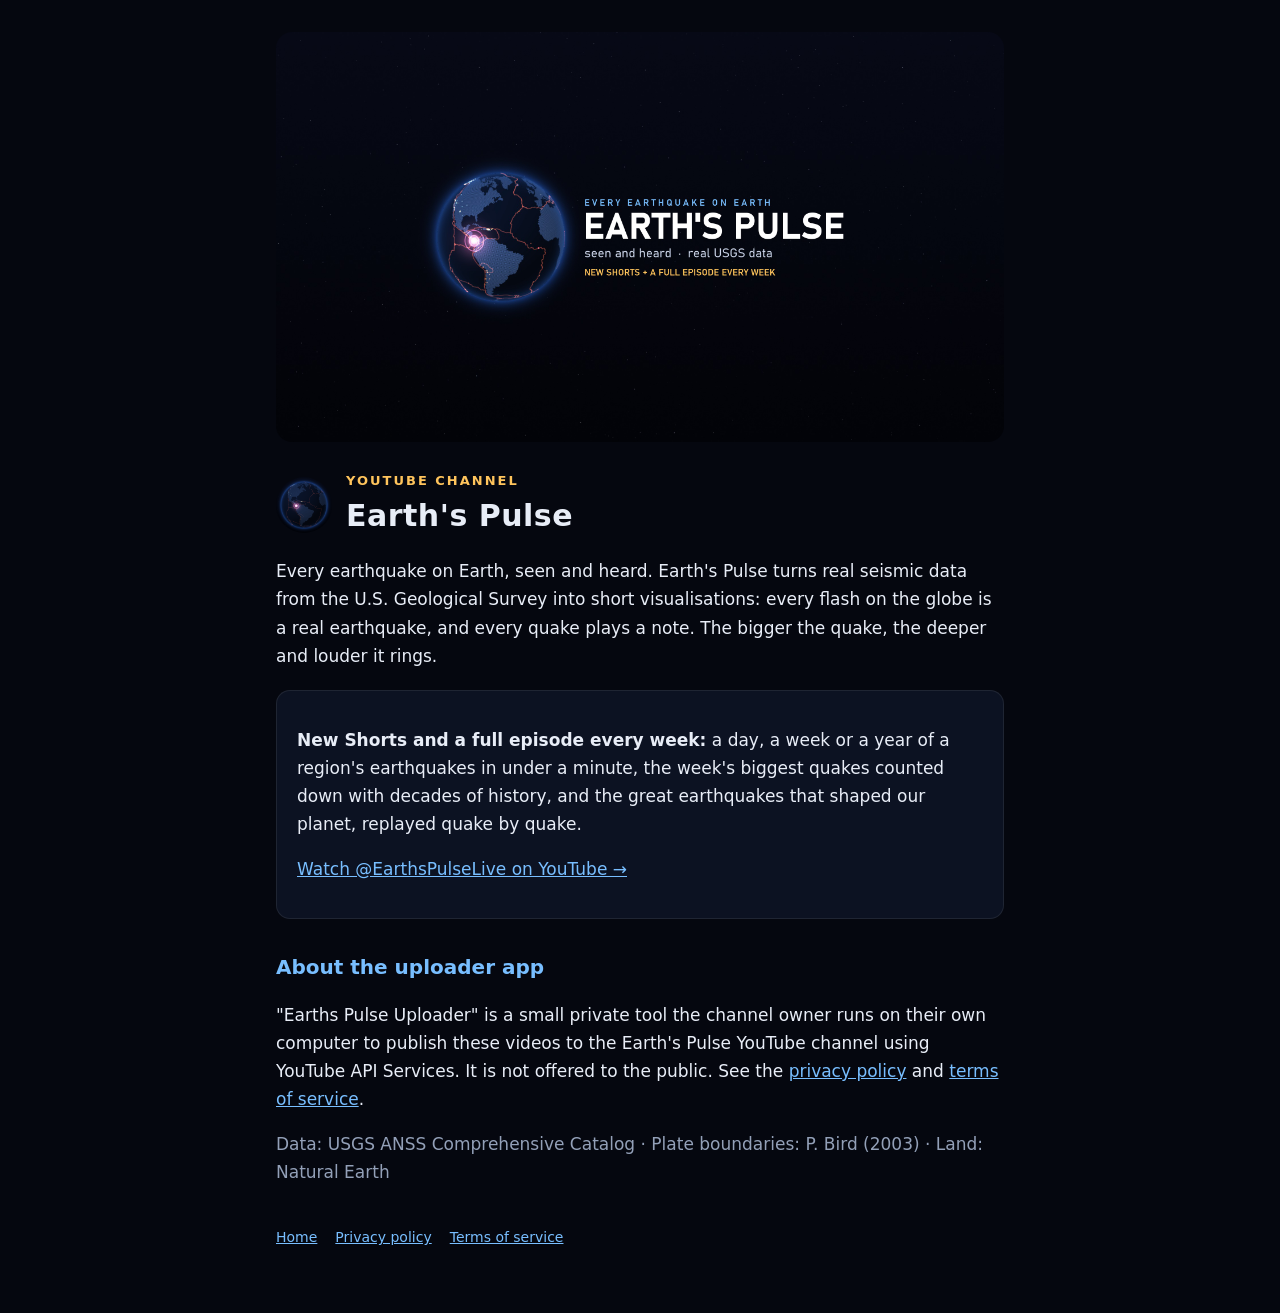
<file: index.html>
<!doctype html>
<html lang="en"><head><meta charset="utf-8"><meta name="viewport" content="width=device-width, initial-scale=1">
<title>Earth's Pulse</title><meta name="description" content="Every earthquake on Earth, seen and heard.">
<link rel="stylesheet" href="style.css"><link rel="icon" href="avatar.png"></head>
<body><main>
<img class="hero" src="banner.jpg" alt="Earth's Pulse: a dotted globe with glowing earthquakes along the tectonic plate boundaries">
<header><img src="avatar.png" alt=""><div><div class="kicker">YouTube channel</div><h1>Earth's Pulse</h1></div></header>
<p>Every earthquake on Earth, seen and heard. Earth's Pulse turns real seismic data from the U.S. Geological Survey into short visualisations: every flash on the globe is a real earthquake, and every quake plays a note. The bigger the quake, the deeper and louder it rings.</p>
<div class="card">
<p><strong>New Shorts and a full episode every week:</strong> a day, a week or a year of a region's earthquakes in under a minute, the week's biggest quakes counted down with decades of history, and the great earthquakes that shaped our planet, replayed quake by quake.</p>
<p><a href="https://www.youtube.com/@EarthsPulseLive">Watch @EarthsPulseLive on YouTube →</a></p>
</div>
<h2>About the uploader app</h2>
<p>"Earths Pulse Uploader" is a small private tool the channel owner runs on their own computer to publish these videos to the Earth's Pulse YouTube channel using YouTube API Services. It is not offered to the public. See the <a href="privacy.html">privacy policy</a> and <a href="terms.html">terms of service</a>.</p>
<p class="dim">Data: USGS ANSS Comprehensive Catalog · Plate boundaries: P. Bird (2003) · Land: Natural Earth</p>
<nav><a href="index.html">Home</a><a href="privacy.html">Privacy policy</a><a href="terms.html">Terms of service</a></nav>
</main></body></html>
</file>
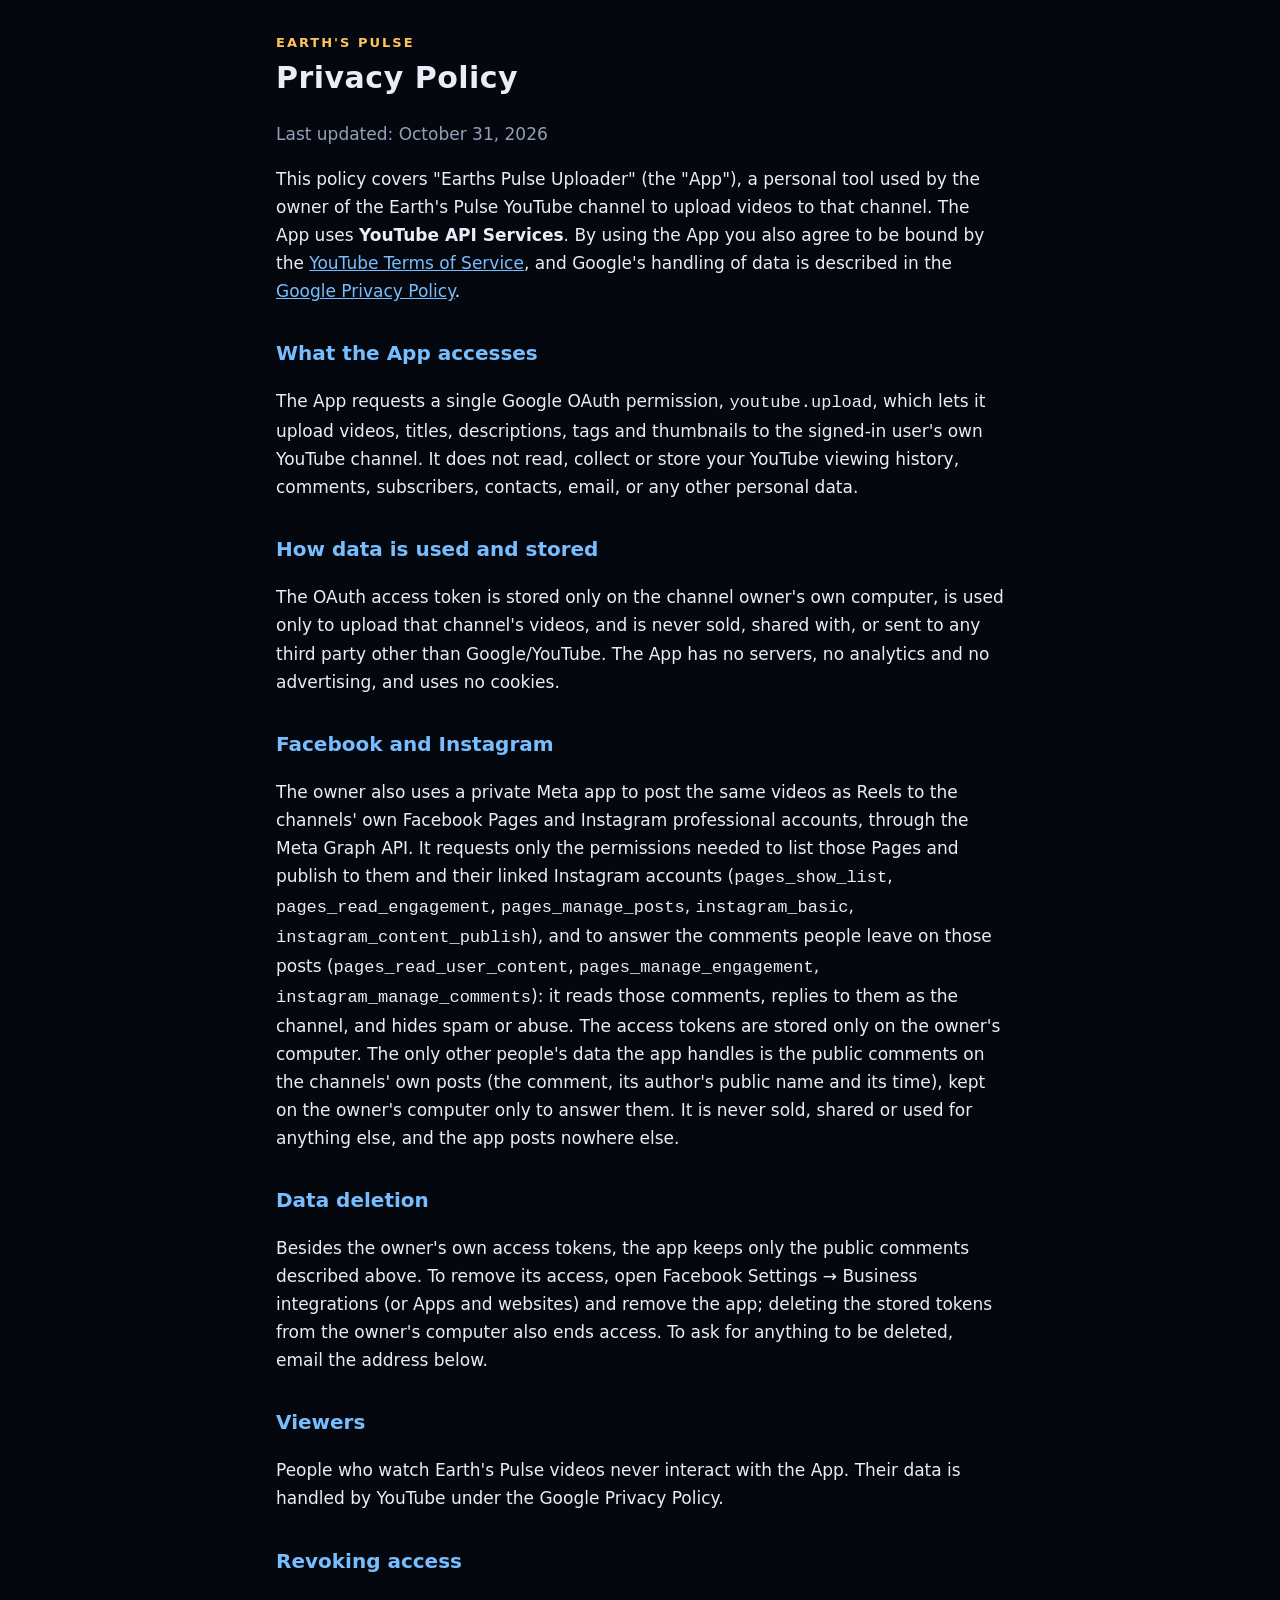
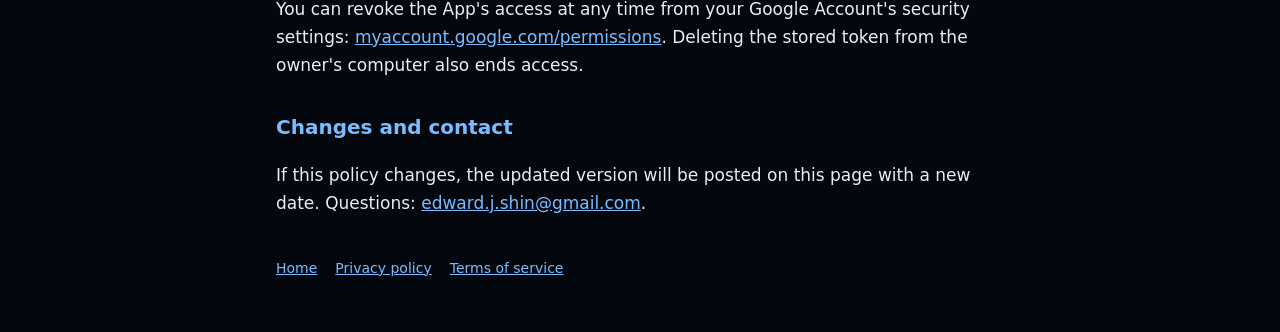
<file: privacy.html>
<!doctype html>
<html lang="en"><head><meta charset="utf-8"><meta name="viewport" content="width=device-width, initial-scale=1">
<title>Privacy Policy · Earth's Pulse</title><link rel="stylesheet" href="style.css"><link rel="icon" href="avatar.png"></head>
<body><main>
<div class="kicker">Earth's Pulse</div><h1>Privacy Policy</h1>
<p class="dim">Last updated: October 31, 2026</p>
<p>This policy covers "Earths Pulse Uploader" (the "App"), a personal tool used by the owner of the Earth's Pulse YouTube channel to upload videos to that channel. The App uses <strong>YouTube API Services</strong>. By using the App you also agree to be bound by the <a href="https://www.youtube.com/t/terms">YouTube Terms of Service</a>, and Google's handling of data is described in the <a href="https://policies.google.com/privacy">Google Privacy Policy</a>.</p>
<h2>What the App accesses</h2>
<p>The App requests a single Google OAuth permission, <code>youtube.upload</code>, which lets it upload videos, titles, descriptions, tags and thumbnails to the signed-in user's own YouTube channel. It does not read, collect or store your YouTube viewing history, comments, subscribers, contacts, email, or any other personal data.</p>
<h2>How data is used and stored</h2>
<p>The OAuth access token is stored only on the channel owner's own computer, is used only to upload that channel's videos, and is never sold, shared with, or sent to any third party other than Google/YouTube. The App has no servers, no analytics and no advertising, and uses no cookies.</p>
<h2>Facebook and Instagram</h2>
<p>The owner also uses a private Meta app to post the same videos as Reels to the channels' own Facebook Pages and Instagram professional accounts, through the Meta Graph API. It requests only the permissions needed to list those Pages and publish to them and their linked Instagram accounts (<code>pages_show_list</code>, <code>pages_read_engagement</code>, <code>pages_manage_posts</code>, <code>instagram_basic</code>, <code>instagram_content_publish</code>), and to answer the comments people leave on those posts (<code>pages_read_user_content</code>, <code>pages_manage_engagement</code>, <code>instagram_manage_comments</code>): it reads those comments, replies to them as the channel, and hides spam or abuse. The access tokens are stored only on the owner's computer. The only other people's data the app handles is the public comments on the channels' own posts (the comment, its author's public name and its time), kept on the owner's computer only to answer them. It is never sold, shared or used for anything else, and the app posts nowhere else.</p>
<h2>Data deletion</h2>
<p>Besides the owner's own access tokens, the app keeps only the public comments described above. To remove its access, open Facebook Settings &rarr; Business integrations (or Apps and websites) and remove the app; deleting the stored tokens from the owner's computer also ends access. To ask for anything to be deleted, email the address below.</p>
<h2>Viewers</h2>
<p>People who watch Earth's Pulse videos never interact with the App. Their data is handled by YouTube under the Google Privacy Policy.</p>
<h2>Revoking access</h2>
<p>You can revoke the App's access at any time from your Google Account's security settings: <a href="https://myaccount.google.com/permissions">myaccount.google.com/permissions</a>. Deleting the stored token from the owner's computer also ends access.</p>
<h2>Changes and contact</h2>
<p>If this policy changes, the updated version will be posted on this page with a new date. Questions: <a href="mailto:edward.j.shin@gmail.com">edward.j.shin@gmail.com</a>.</p>
<nav><a href="index.html">Home</a><a href="privacy.html">Privacy policy</a><a href="terms.html">Terms of service</a></nav>
</main></body></html>
</file>
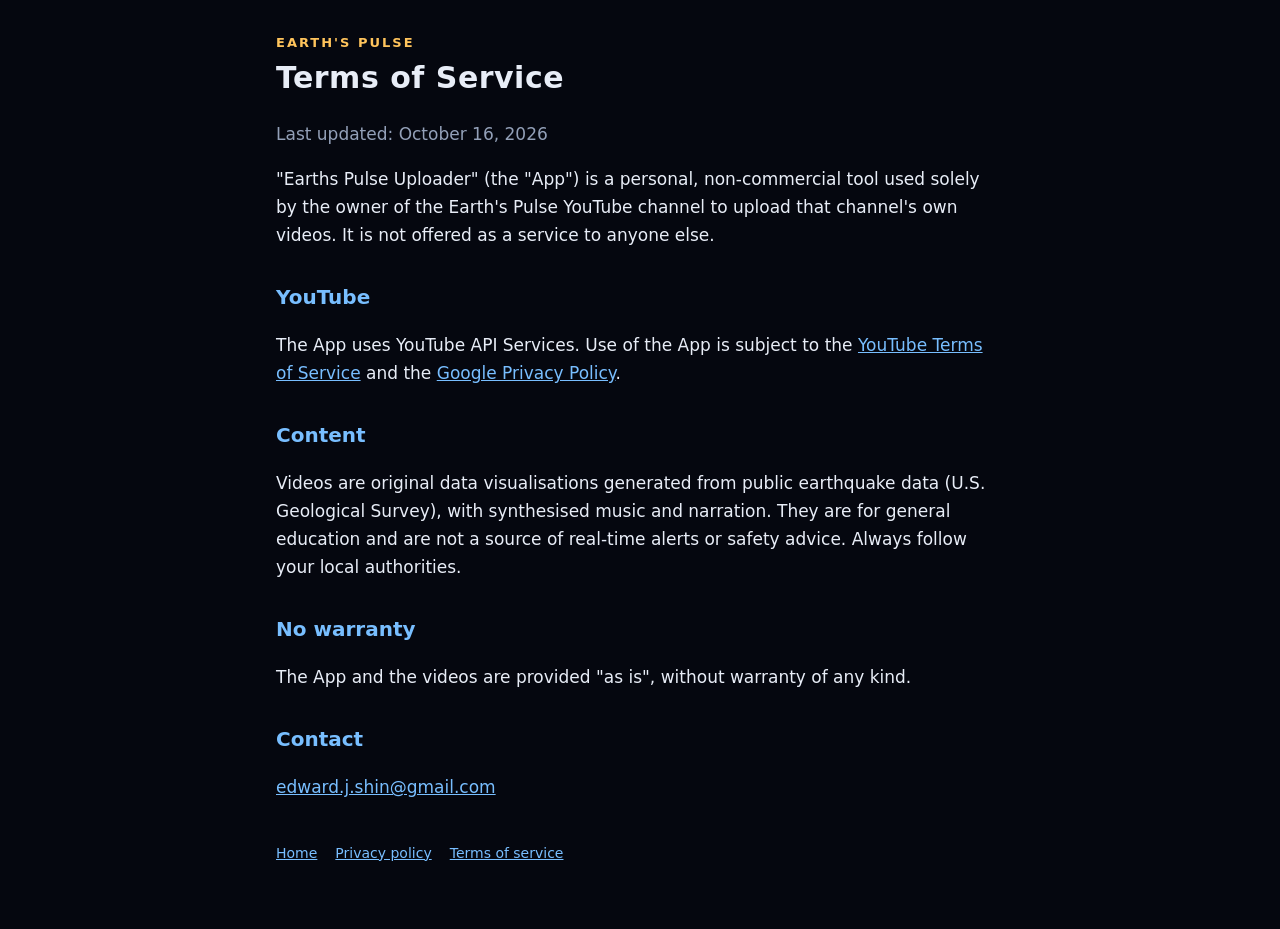
<file: terms.html>
<!doctype html>
<html lang="en"><head><meta charset="utf-8"><meta name="viewport" content="width=device-width, initial-scale=1">
<title>Terms of Service · Earth's Pulse</title><link rel="stylesheet" href="style.css"><link rel="icon" href="avatar.png"></head>
<body><main>
<div class="kicker">Earth's Pulse</div><h1>Terms of Service</h1>
<p class="dim">Last updated: October 16, 2026</p>
<p>"Earths Pulse Uploader" (the "App") is a personal, non-commercial tool used solely by the owner of the Earth's Pulse YouTube channel to upload that channel's own videos. It is not offered as a service to anyone else.</p>
<h2>YouTube</h2>
<p>The App uses YouTube API Services. Use of the App is subject to the <a href="https://www.youtube.com/t/terms">YouTube Terms of Service</a> and the <a href="https://policies.google.com/privacy">Google Privacy Policy</a>.</p>
<h2>Content</h2>
<p>Videos are original data visualisations generated from public earthquake data (U.S. Geological Survey), with synthesised music and narration. They are for general education and are not a source of real-time alerts or safety advice. Always follow your local authorities.</p>
<h2>No warranty</h2>
<p>The App and the videos are provided "as is", without warranty of any kind.</p>
<h2>Contact</h2>
<p><a href="mailto:edward.j.shin@gmail.com">edward.j.shin@gmail.com</a></p>
<nav><a href="index.html">Home</a><a href="privacy.html">Privacy policy</a><a href="terms.html">Terms of service</a></nav>
</main></body></html>
</file>
<file: style.css>
:root { --bg: #05070f; --card: #0c1222; --text: #e8edf7; --dim: #93a0b8; --sky: #78beff; --accent: #ffc45c; }
* { box-sizing: border-box; }
body { margin: 0; background: var(--bg); color: var(--text); font: 17px/1.65 "Segoe UI", system-ui, -apple-system, sans-serif; }
main { max-width: 760px; margin: 0 auto; padding: 32px 16px 64px; }
.hero { width: 100%; aspect-ratio: 16 / 9; object-fit: cover; border-radius: 16px; display: block; }
header { display: flex; align-items: center; gap: 14px; margin: 28px 0 8px; }
header img { width: 56px; height: 56px; border-radius: 50%; }
h1 { font-size: 30px; margin: 0; letter-spacing: .5px; }
h2 { font-size: 20px; margin: 32px 0 6px; color: var(--sky); }
a { color: var(--sky); }
.kicker { color: var(--accent); font-weight: 600; letter-spacing: 2px; font-size: 13px; text-transform: uppercase; }
.card { background: var(--card); border: 1px solid #ffffff14; border-radius: 14px; padding: 18px 20px; margin-top: 20px; }
nav { margin-top: 40px; color: var(--dim); font-size: 14px; display: flex; gap: 18px; flex-wrap: wrap; }
.dim { color: var(--dim); }
</file>
